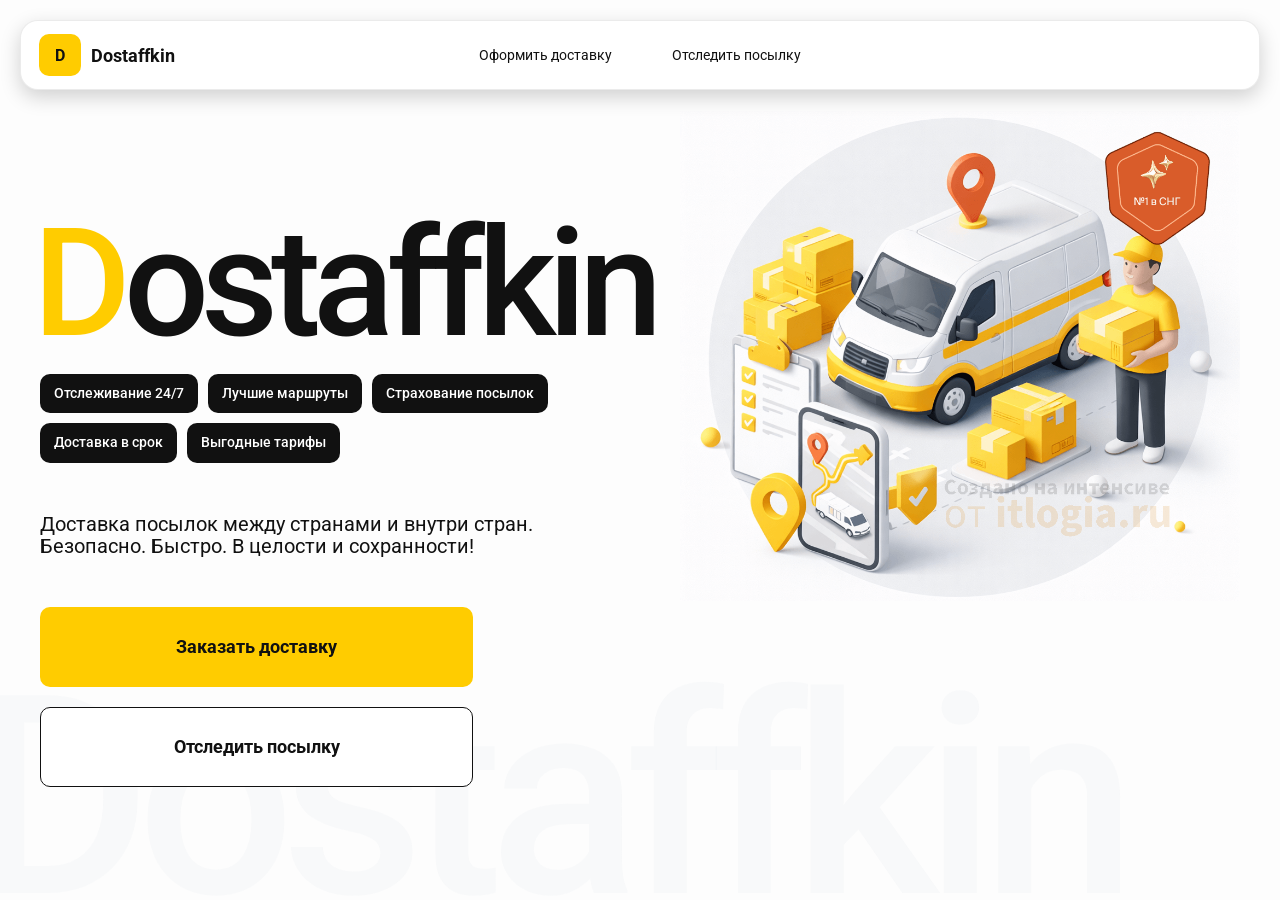
<file: index.html>
<!DOCTYPE html>
<html lang="ru">
<head>
    <meta charset="UTF-8">
    <meta name="viewport" content="width=device-width,initial-scale=1,maximum-scale=1,user-scalable=0"/>
    <title>Dostaffkin — Доставка посылок между странами и внутри стран. Безопасно. Быстро. В целости и сохранности!</title>
    <link rel="stylesheet" href="styles/base.css">
    <link rel="stylesheet" href="styles/base_adaptive.css">
    <link rel="stylesheet" href="styles/index.css">
    <link rel="stylesheet" href="styles/index_adaptive.css">
</head>
<body>
    <div class="container">
        <header class="header">
            <a class="header-brand" href="#">
                <div class="header-logo">D</div>
                <div class="header-title">Dostaffkin</div>
            </a>
            <nav class="header-menu">
                <a class="header-link" href="./order.html">Оформить <span>доставку</span></a>
                <a class="header-link" href="./track.html">Отследить <span>посылку</span></a>
            </nav>
        </header>
        <main class="main">
            <section class="main-info">
                <div class="main-title">
                    <span>D</span>ostaffkin
                </div>
                <div class="main-features">
                    <div class="main-feature">Отслеживание 24/7</div>
                    <div class="main-feature">Лучшие маршруты</div>
                    <div class="main-feature">Страхование посылок</div>
                    <div class="main-feature">Доставка в срок</div>
                    <div class="main-feature">Выгодные тарифы</div>
                </div>
                <div class="main-description">
                    Доставка посылок между странами и внутри стран.
                    Безопасно. Быстро. В целости и сохранности!
                </div>
                <div class="main-actions">
                    <a class="button" type="button" href="./order.html">Заказать доставку</a>
                    <a class="button button-white" type="button" href="./track.html">Отследить посылку</a>
                </div>
                <div class="main-title-ghost">Dostaffkin</div>
            </section>
            <section class="main-image">
                <img src="images/main-image 1.png" alt="Main image"/>
            </section>
        </main>
    </div>
</body>
</html>
</file>
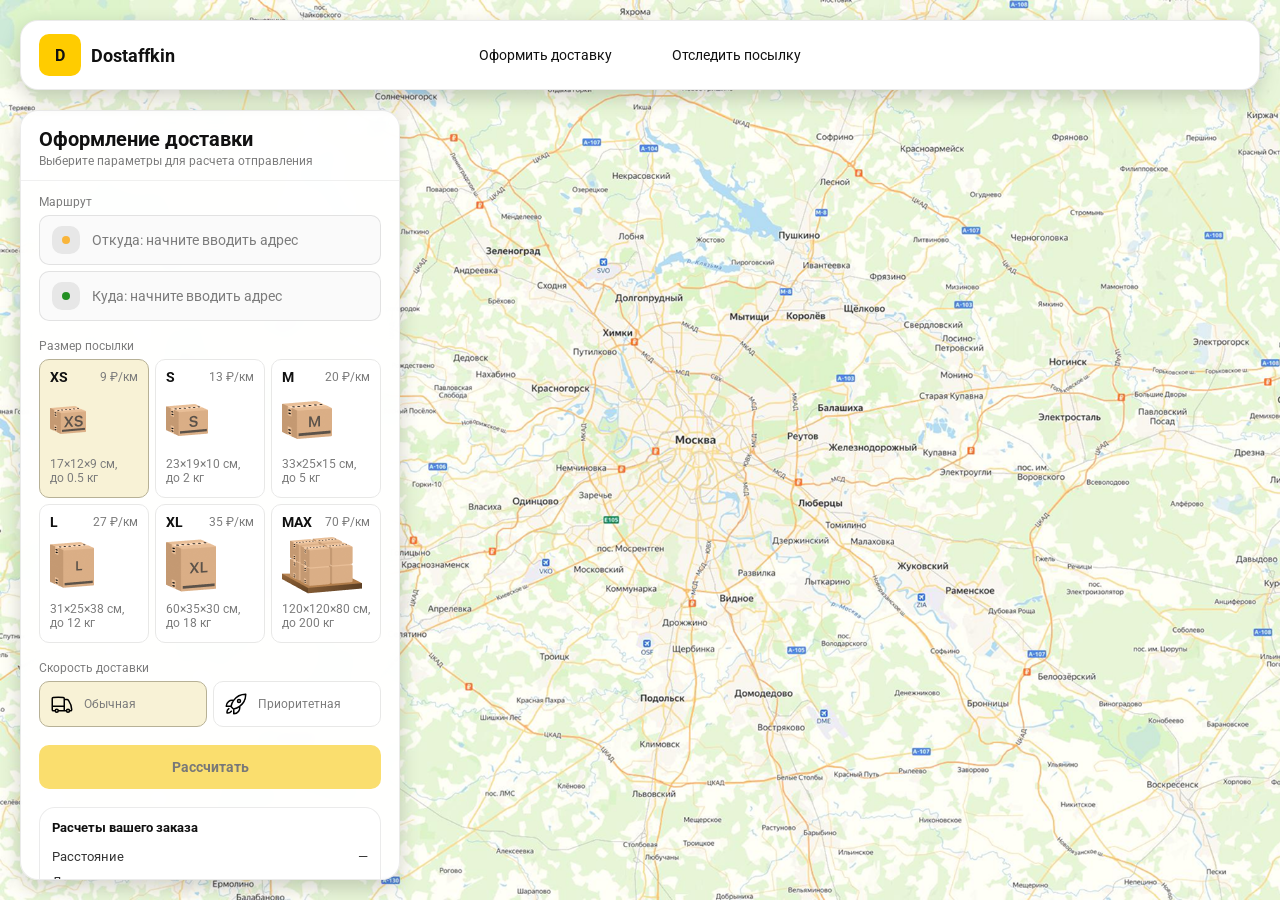
<file: order.html>
<!doctype html>
<html lang="ru">
<head>
    <meta charset="utf-8"/>
    <meta name="viewport" content="width=device-width,initial-scale=1,maximum-scale=1,user-scalable=0"/>
    <title>Оформление доставки</title>

    <link rel="stylesheet" href="styles/base.css"/>
    <link rel="stylesheet" href="styles/base_adaptive.css"/>

    <link rel="stylesheet" href="styles/order.css"/>
    <link rel="stylesheet" href="styles/order_adaptive.css"/>
</head>
<body>
    <div id="map"></div>

    <header class="header">
        <a class="header-brand" href="./index.html">
            <div class="header-logo">D</div>
            <div class="header-title">Dostaffkin</div>
        </a>
        <nav class="header-menu">
            <a class="header-link" href="#">Оформить <span>доставку</span></a>
            <a class="header-link" href="./track.html">Отследить <span>посылку</span></a>
        </nav>
    </header>
    <aside class="main" id="sidebar">
        <div class="main-header">
            <div class="main-title">Оформление доставки</div>
            <div class="main-text">Выберите параметры для расчета отправления</div>
        </div>
        <div class="main-content">
            <div class="main-route">
                <div class="main-block-title">Маршрут</div>
                <div class="main-fields">
                    <div class="main-field" id="fromField">
                        <div class="main-pin"></div>
                        <input id="from" placeholder="Откуда: начните вводить адрес" autocomplete="off"/>
                        <div class="main-ac" id="fromAc" role="listbox" aria-label="Подсказки адресов"></div>
                    </div>

                    <div class="main-field" id="toField">
                        <div class="main-pin"></div>
                        <input id="to" placeholder="Куда: начните вводить адрес" autocomplete="off"/>
                        <div class="main-ac" id="toAc" role="listbox" aria-label="Подсказки адресов"></div>
                    </div>
                </div>
            </div>
            <div class="main-package">
                <div class="main-block-title">Размер посылки</div>

                <div class="main-sizes">
                    <div class="main-size-card is-active" data-value="xs">
                        <div class="main-size-top">
                            <div class="main-size-label">XS</div>
                            <div class="main-size-rate">9 ₽/км</div>
                        </div>
                        <div class="main-size-media">
                            <img src="images/sizes/xs.png" alt="Короб XS"/>
                        </div>
                        <div class="main-size-description">17×12×9 см,<br>до 0.5 кг</div>
                    </div>

                    <div class="main-size-card" data-value="s">
                        <div class="main-size-top">
                            <div class="main-size-label">S</div>
                            <div class="main-size-rate">13 ₽/км</div>
                        </div>
                        <div class="main-size-media">
                            <img src="images/sizes/s.png" alt="Короб S"/>
                        </div>
                        <div class="main-size-description">23×19×10 см,<br>до 2 кг</div>
                    </div>

                    <div class="main-size-card" data-value="m">
                        <div class="main-size-top">
                            <div class="main-size-label">M</div>
                            <div class="main-size-rate">20 ₽/км</div>
                        </div>
                        <div class="main-size-media">
                            <img src="images/sizes/m.png" alt="Короб M"/>
                        </div>
                        <div class="main-size-description">33×25×15 см,<br>до 5 кг</div>
                    </div>

                    <div class="main-size-card" data-value="l">
                        <div class="main-size-top">
                            <div class="main-size-label">L</div>
                            <div class="main-size-rate">27 ₽/км</div>
                        </div>
                        <div class="main-size-media">
                            <img src="images/sizes/l.png" alt="Короб L"/>
                        </div>
                        <div class="main-size-description">31×25×38 см,<br>до 12 кг</div>
                    </div>

                    <div class="main-size-card" data-value="xl">
                        <div class="main-size-top">
                            <div class="main-size-label">XL</div>
                            <div class="main-size-rate">35 ₽/км</div>
                        </div>
                        <div class="main-size-media">
                            <img src="images/sizes/xl.png" alt="Короб XL"/>
                        </div>
                        <div class="main-size-description">60×35×30 см,<br>до 18 кг</div>
                    </div>

                    <div class="main-size-card" data-value="max">
                        <div class="main-size-top">
                            <div class="main-size-label">MAX</div>
                            <div class="main-size-rate">70 ₽/км</div>
                        </div>
                        <div class="main-size-media main-size-media-palleta">
                            <img src="images/sizes/max.png" alt="Паллета"/>
                        </div>
                        <div class="main-size-description">120×120×80 см,<br>до 200 кг</div>
                    </div>
                </div>
            </div>
            <div class="main-speed">
                <div class="main-block-title">Скорость доставки</div>

                <div class="main-speeds">
                    <div class="main-speed-card is-active" data-value="regular">
                        <img class="main-speed-media" src="images/icons/regular.svg" alt="Regular"/>
                        <div class="main-speed-description">Обычная</div>
                    </div>
                    <div class="main-speed-card" data-value="fast">
                        <img class="main-speed-media" src="images/icons/fast.svg" alt="Fast"/>
                        <div class="main-speed-description">Приоритетная</div>
                    </div>

                </div>
            </div>
            <div class="main-calculate-block">
                <button id="calc" class="button calculate-button" type="button" disabled>Рассчитать</button>
            </div>
            <div class="main-result" id="result">
                <div class="main-result-title">Расчеты вашего заказа</div>
                <div class="main-result-lines">
                    <div class="main-result-line"><span>Расстояние</span><span id="distanceValue">—</span></div>
                    <div class="main-result-line"><span>Доставим через</span><span id="durationValue">—</span></div>
                    <div class="main-result-line"><span>Тариф</span><span id="rateValue">—</span></div>
                </div>
                <div class="main-price">
                    <div class="main-price-label">Итого</div>
                    <div class="main-price-value" id="totalValue">—</div>
                </div>
            </div>
            <div class="main-order-box">
                <div class="main-order-form" id="orderForm">
                    <div class="main-order-title">Оформление доставки</div>
                    <div class="main-block-info-row">
                        <div class="main-block-title">Контакты</div>
                        <div class="order-fields">
                            <div class="main-field">
                                <input id="customerName" placeholder="Ваше имя" autocomplete="off"/>
                            </div>
                            <div class="main-field">
                                <input id="customerPhone" placeholder="Ваш телефон" autocomplete="off" inputmode="tel"/>
                            </div>
                        </div>
                    </div>
                    <div class="main-block-info-row extra-info">
                        <div class="main-block-title">Дополнительная информация</div>
                        <div class="main-field textarea">
                            <textarea id="comment" placeholder="Детали доставки и комментарии"></textarea>
                        </div>
                    </div>
                    <button id="submit" class="button main-submit-request" type="button" disabled>Отправить
                        заявку
                    </button>
                </div>

                <div class="main-order-success" id="orderSuccess">
                    <div class="main-success-icon">✓</div>
                    <div class="main-success-title">Заявка отправлена!</div>
                    <div class="main-success-title">Номер отправления – <span id="orderId"></span></div>
                    <div class="main-success-subtitle">Мы скоро свяжемся с вами</div>
                </div>
            </div>
        </div>
    </aside>
</body>
</html>
</file>
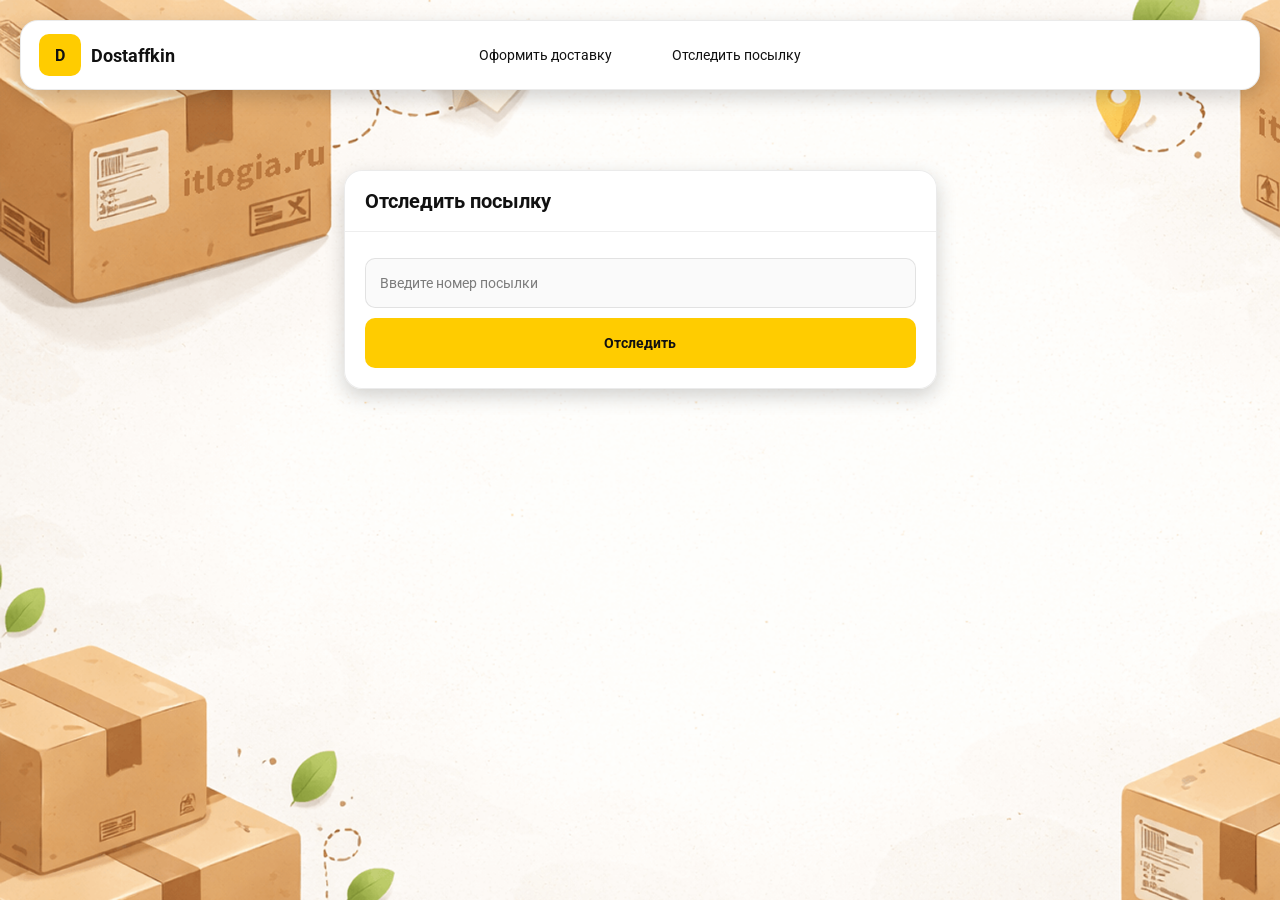
<file: track.html>
<!doctype html>
<html lang="ru">
<head>
    <meta charset="utf-8"/>
    <meta name="viewport" content="width=device-width,initial-scale=1,maximum-scale=1,user-scalable=0"/>
    <title>Отследить посылку</title>
    <link rel="stylesheet" href="styles/base.css"/>
    <link rel="stylesheet" href="styles/base_adaptive.css"/>

    <link rel="stylesheet" href="styles/track.css"/>
    <link rel="stylesheet" href="styles/track_adaptive.css"/>
</head>
<body>
    <div class="container">
        <header class="header">
            <a class="header-brand" href="./index.html">
                <div class="header-logo">D</div>
                <div class="header-title">Dostaffkin</div>
            </a>
            <nav class="header-menu">
                <a class="header-link" href="./order.html">Оформить <span>доставку</span></a>
                <a class="header-link" href="#">Отследить <span>посылку</span></a>
            </nav>
        </header>
        <main class="track-content">
            <section class="track-card track-search">
                <div class="track-title">Отследить посылку</div>
                <div class="track-action">
                    <div class="main-field track-field">
                        <input id="trackNumber" placeholder="Введите номер посылки" autocomplete="off"/>
                    </div>
                    <button id="trackButton" class="button track-button" type="button">Отследить</button>
                </div>
            </section>
            <section class="track-card track-result" id="trackResult">
                <div class="track-result-header">
                    <div class="track-id" id="trackIdValue"></div>
                    <div class="track-routes">
                        <div class="track-route">
                            <div class="track-route-pin">
                                <svg xmlns="http://www.w3.org/2000/svg" fill="none" viewBox="0 0 24 24" stroke-width="1.5"
                                    stroke="orange" class="size-6">
                                    <path stroke-linecap="round" stroke-linejoin="round"
                                        d="M15 10.5a3 3 0 1 1-6 0 3 3 0 0 1 6 0Z"/>
                                    <path stroke-linecap="round" stroke-linejoin="round"
                                        d="M19.5 10.5c0 7.142-7.5 11.25-7.5 11.25S4.5 17.642 4.5 10.5a7.5 7.5 0 1 1 15 0Z"/>
                                </svg>
                            </div>
                            <div class="track-route-address" id="trackFromValue">
                                Откуда: Москва, улица Арбат, 1
                            </div>
                        </div>
                        <div class="track-route track-route-arrow">
                            <svg xmlns="http://www.w3.org/2000/svg" fill="none" viewBox="0 0 24 24" stroke-width="1.5"
                                stroke="currentColor" class="size-6">
                                <path stroke-linecap="round" stroke-linejoin="round"
                                    d="M19.5 13.5 12 21m0 0-7.5-7.5M12 21V3"/>
                            </svg>
                        </div>
                        <div class="track-route">
                            <div class="track-route-pin">
                                <svg xmlns="http://www.w3.org/2000/svg" fill="none" viewBox="0 0 24 24" stroke-width="1.5"
                                    stroke="green" class="size-6">
                                    <path stroke-linecap="round" stroke-linejoin="round"
                                        d="M15 10.5a3 3 0 1 1-6 0 3 3 0 0 1 6 0Z"/>
                                    <path stroke-linecap="round" stroke-linejoin="round"
                                        d="M19.5 10.5c0 7.142-7.5 11.25-7.5 11.25S4.5 17.642 4.5 10.5a7.5 7.5 0 1 1 15 0Z"/>
                                </svg>
                            </div>
                            <div class="track-route-address" id="trackToValue">
                                Куда: Минск, проспект Независимости, 58
                            </div>
                        </div>
                    </div>
                </div>
                <div class="track-info">
                    <div class="track-status-title">Статус данной посылки:</div>
                    <div class="track-status-list" id="trackStatusList">


                        <div class="track-status created">
                            <img src="images/icons/created.svg" class="track-status-icon" alt="Created">
                            <div class="track-status-text">
                                <div class="track-status-text-state">Создан</div>
                                <div class="track-status-text-date">10.01.2026</div>
                            </div>
                        </div>

                        <div class="track-status in-way">
                            <img src="images/icons/in-way.svg" class="track-status-icon" alt="In way">
                            <div class="track-status-text">
                                <div class="track-status-text-state">В пути: Москва</div>
                                <div class="track-status-text-date">18.01.2026</div>
                            </div>
                        </div>

                        <div class="track-status ready">
                            <img src="images/icons/ready.svg" class="track-status-icon" alt="Ready">
                            <div class="track-status-text">
                                <div class="track-status-text-state">Готов к выдаче</div>
                                <div class="track-status-text-date">25.01.2026</div>
                            </div>
                        </div>

                        <div class="track-status done">
                            <img src="images/icons/done.svg" class="track-status-icon" alt="Done">
                            <div class="track-status-text">
                                <div class="track-status-text-state">Вручен</div>
                                <div class="track-status-text-date">27.01.2026</div>
                            </div>
                        </div>

                    </div>
                </div>
            </section>
        </main>
    </div>
</body>
</html>
</file>
<file: styles/base.css>
*, *::before, *::after {
    box-sizing: border-box;
}

@font-face {
    font-family: "Roboto";
    src: url("../fonts/Roboto-Regular.ttf");
    font-weight: normal;
}

@font-face {
    font-family: "Roboto";
    src: url("../fonts/Roboto-Bold.ttf");
    font-weight: bold;
}

@font-face {
    font-family: "Roboto";
    src: url("../fonts/Roboto-Medium.ttf");
    font-weight: 500;
}

html, body {
    margin: 0;
    color: #111111;
    font-family: "Roboto", sans-serif;
}

body {
    background: #FDFDFD;
}

.header {
    border-radius: 18px;
    box-shadow: 0 7px 20px 0 #0000002E;
    backdrop-filter: blur(10px);
    background: #ffffff;
    left: 20px;
    border: 1px solid rgba(0, 0, 0, 0.08);
    position: fixed;
    right: 20px;
    top: 20px;
    padding: 14px 18px;
    height: 70px;
    display: flex;
    align-items: center;
    z-index: 6;
}

.header-brand {
    display: flex;
    align-items: center;
    text-decoration: none;
    gap: 10px;
}

.header-logo {
    width: 42px;
    height: 42px;
    border-radius: 10px;
    background: #FFCC00;
    display: grid;
    place-items: center;
    font-weight: bold;
    color: #111;
}

.header-title {
    font-size: 18px;
    font-weight: bold;
    color: #111111;
    text-decoration: none;
}

.header-menu {
    display: flex;
    align-items: center;
    gap: 60px;
    margin: 0;
    position: absolute;
    left: 50%;
    transform: translateX(-50%);
}

.header-link {
    font-size: 14px;
    color: #111111;
    text-decoration: none;
}

.button {
    border: 0;
    outline: none;
    height: 44px;
    border-radius: 10px;
    font-size: 14px;
    font-weight: bold;
    cursor: pointer;
    font-family: inherit;
    transition: transform .08s ease, opacity .12s ease;
    background: #ffcc00;
    color: #111111;
    text-align: center;
    text-decoration: none;
}

.button:hover {
    background-color: #E5BC19;
}

.button:disabled {
    cursor: not-allowed;
    background-color: #FADE6E;
    color: #787878;
    transform: none;
}

.button.button-white {
    background: #ffffff;
    border: 1px solid #111111;
}

.button.button-white:hover {
    background: rgb(241 241 241);
}
.main-field {
    display: flex;
    align-items: center;
    margin-top: 6px;
    gap: 10px;
    border: 1px solid #1111111A;
    background: #FAFAFA;
    border-radius: 10px;
    padding: 10px 12px;
    position: relative;
    box-sizing: border-box;
    height: 50px;
}

.main-field.textarea {
    height: auto;
}

.main-pin {
    width: 28px;
    height: 28px;
    border-radius: 10px;
    background: rgba(17, 17, 17, 0.08);
    display: grid;
    place-items: center;
    flex: 0 0 auto;
    position: relative;
}

.main-pin::before {
    content: "";
    width: 8px;
    height: 8px;
    border-radius: 999px;
    background: orange;
    opacity: .75;
    display: block;
}

.main-field:last-child .main-pin::before {
    background: green;
    opacity: .85;
}

input, textarea {
    width: 100%;
    border: 0;
    outline: none;
    background: transparent;
    font-size: 14px;
    color: #111111;
    font-family: inherit;
}

textarea {
    resize: vertical;
    min-height: 72px;
    padding: 2px 0;
}

input::placeholder, textarea::placeholder {
    color: #7C7C7C;
}

.main-field:focus-within {
    border-color: rgba(0, 0, 0, 0.20);
    box-shadow: 0 0 0 4px rgba(255, 204, 0, 0.35);
    background: rgba(255, 255, 255, 0.75);
}
</file>
<file: styles/base_adaptive.css>
@media (max-width: 767px) {
    .header {
        left: 10px;
        right: 10px;
        top: 10px;
    }

    .header-link span {
        display: none;
    }

    .header-menu {
        gap: 20px;
        justify-content: flex-start;
        margin: 0 0 0 30px;
        position: static;
        transform: none;
    }
}

@media (max-width: 420px) {
    .header-title {
        display: none;
    }
}

@media (max-width: 374px) {
    .header-menu {
        gap: 10px;
        margin: 0 0 0 10px;
    }
}
</file>
<file: styles/index.css>
.container {
    overflow: hidden;
    min-height: 100vh;
}

.main {
    padding: 111px 40px 40px;
    position: relative;
    display: flex;
}

.main-info {
    max-width: 840px;
    width: 100%;
    position: relative;
}

.main-title {
    margin-top: 98px;
    font-weight: 500;
    font-size: 200px;
    line-height: 1;
    letter-spacing: -0.05em;
    color: #111111;
    left: -15px;
    position: relative;
}

.main-title span {
    color: #ffcc00;
}

.main-features {
    margin-top: 15px;
    display: flex;
    flex-wrap: wrap;
    gap: 10px;
}

.main-feature {
    background: #111111;
    color: #ffffff;
    padding: 12px 14px;
    font-weight: 500;
    font-size: 14px;
    line-height: 1.1;
    border-radius: 10px;
}

.main-description {
    margin-top: 50px;
    max-width: 500px;
    font-size: 20px;
    line-height: 1.1;
    color: #111111;
}

.main-actions {
    margin-top: 50px;
    display: flex;
    flex-direction: column;
    gap: 20px;
}

.main-actions .button {
    height: 80px;
    width: 433px;
    font-size: 18px;
    font-weight: bold;
    place-items: center;
    display: grid;
}

.main-title-ghost {
    position: absolute;
    z-index: -1;
    left: -70px;
    bottom: -150px;
    font-weight: 500;
    font-size: 278px;
    line-height: 1;
    letter-spacing: -0.05em;
    color: #ECEDF04D;
}

.main-image {
    width: 1024px;
    top: 100px;
    z-index: -2;
}

.main-image img {
    width: 100%;
    max-width: 1024px;
    height: auto;
    display: block;
}
</file>
<file: styles/index_adaptive.css>
@media (max-width: 1760px) {
    .main-title {
        font-size: 150px;
        left: -7px;
    }

    .main-info {
        max-width: 640px;
    }
}

@media (max-width: 1200px) {
    .main-info {
        max-width: 540px;
    }

    .main {
        padding: 111px 20px 20px;
    }

    .main-title {
        font-size: 120px;
        left: -4px;
    }

    .main-title-ghost {
        font-size: 220px;
    }
}

@media (max-width: 1024px) {
    .main-title {
        margin-top: 30px;
    }

    .main {
        flex-direction: column-reverse;
    }

    .main-image {
        max-width: 350px;
        position: absolute;
        left: 370px;
        top: 370px;
    }

    .main-info {
        max-width: 100%;
    }

    .main-actions {
        gap: 10px;
    }

    .main-actions .button {
        height: 50px;
        font-size: 14px;
        width: auto;
        max-width: 300px;
    }

    .main-description {
        max-width: 350px;
    }
}

@media (max-width: 570px) {
    .main-title {
        font-size: 88px;
    }

    .main-description {
        max-width: 100%
    }

    .main-actions {
        width: 100%;
    }

    .main-actions .button {
        width: 100%;
        max-width: 100%
    }

    .main-image {
        max-width: 650px;
        position: absolute;
        left: 170px;
        top: 70px;
        opacity: 0.2;
    }
}

@media (max-width: 400px) {
    .main-title {
        font-size: 70px;
    }
}
</file>
<file: styles/order.css>
#map {
    background-image: url("../images/order-bg.png");
    background-size: cover;
    position: fixed;
    inset: 0;
}
.main {
    border-radius: 18px;
    box-shadow: 0 7px 20px 0 #0000002E;
    backdrop-filter: blur(10px);
    background: rgba(255, 255, 255, 0.96);
    left: 20px;
    border: 1px solid rgba(0, 0, 0, 0.08);
    position: fixed;
    top: 110px;
    bottom: 20px;
    width: 380px;
    display: flex;
    flex-direction: column;
    overflow: hidden;
    z-index: 5;
}
.main-header {
    padding: 18px 18px 12px 18px;
    border-bottom: 1px solid rgba(0, 0, 0, 0.06);
    display: flex;
    flex-direction: column;
}

.main-title {
    font-size: 20px;
    line-height: 100%;
    font-weight: bold;
}

.main-text {
    font-size: 12px;
    margin-top: 5px;
    color: #7C7C7C;
}
.main-content {
    padding: 14px 18px 18px 18px;
    overflow: auto;
    scrollbar-width: none;
    display: flex;
    flex-direction: column;
    gap: 18px;
    flex: 1;
}
.main-block-title {
    font-size: 12px;
    color: #7C7C7C;
}

.main-route .main-block-title,
.main-package .main-block-title {
    margin-bottom: 6px;
}
.main-sizes {
    display: grid;
    gap: 6px;
    grid-template-columns: repeat(3, 1fr);
}

.main-size-card {
    border: 1px solid #E8E8E7;
    background: #FFFFFF;
    border-radius: 10px;
    padding: 10px;
    cursor: pointer;
    user-select: none;
    transition: transform .08s ease, border-color .12s ease, background .12s ease;
    min-height: 139px;
}

.main-size-card:hover {
    transform: translateY(-5px);
}

.main-size-card.is-active {
    background-color: #F8F2D6;
    border-color: #B7B196;
}

.main-size-top {
    display: flex;
    align-items: center;
    justify-content: space-between;
}

.main-size-label {
    font-weight: bold;
    font-size: 14px;
    color: #111111;
    line-height: 100%;
}

.main-size-rate {
    font-size: 12px;
    color: #7C7C7C;
    line-height: 100%;
}

.main-size-media {
    margin-top: 8px;
    height: 57px;
}

.main-size-description {
    margin-top: 8px;
    font-size: 12px;
    color: #7C7C7C;
    line-height: 1.2;
}
.calculate-button {
    width: 100%;
}
.main-result {
    border: 1px solid rgba(0, 0, 0, 0.08);
    background: rgba(255, 255, 255, 0.75);
    border-radius: 16px;
    padding: 12px;
    line-height: 1.25;
}

.main-result-title {
    font-weight: bold;
    font-size: 13px;
    color: #111111;
    margin-bottom: 13px;
}

.main-result-lines {
    gap: 8px;
    display: flex;
    flex-direction: column;
}

.main-result-line {
    font-size: 13px;
    color: rgba(17, 17, 17, 0.85);
    display: flex;
    justify-content: space-between;
}

.main-price {
    margin-top: 18px;
    padding-top: 10px;
    border-top: 1px dashed rgba(0, 0, 0, 0.12);
    display: flex;
    align-items: baseline;
    justify-content: space-between;
}

.main-price-label {
    font-size: 12px;
    color: rgba(17, 17, 17, 0.55);
}

.main-price-value {
    font-size: 20px;
    font-weight: bold;
    color: #111111;
    letter-spacing: -0.3px;
}
.main-order-box {
    background: #ffffff;
    border: 1px solid #E8E8E7;
    border-radius: 10px;
    padding: 12px;
}

.main-order-title {
    margin-bottom: 8px;
    font-weight: bold;
    font-size: 14px;
    color: #111111;
}

.main-block-info {
    display: flex;
    flex-direction: column;
    gap: 6px;
}

.order-fields {
    display: grid;
    grid-template-columns: 1fr 1fr;
    column-gap: 10px;
    margin-top: 6px;
}

.main-block-info-row.extra-info {
    display: block;
    margin-top: 13px;
}

.main-submit-request {
    width: 100%;
    margin-top: 6px;
}

.main-order-success {
    display: none;
    text-align: center;
    padding: 22px 12px;
    gap: 12px;
}

.main-order-success.is-visible {
    display: flex;
    flex-direction: column;
    align-items: center;
}

.main-success-icon {
    width: 56px;
    height: 56px;
    border-radius: 50%;
    background: #16a34a;
    color: #ffffff;
    display: grid;
    place-items: center;
    font-size: 30px;
}

.main-success-title {
    font-size: 14px;
    font-weight: bold;
    color: #111111;
}

.main-success-subtitle {
    font-size: 12px;
    color: rgba(17, 17, 17, 0.55);
    line-height: 1.3;
}
.main-speed .main-block-title {
    margin-bottom: 6px;
}

.main-speeds {
    display: grid;
    gap: 6px;
    grid-template-columns: repeat(2, 1fr);
}

.main-speed-card {
    border: 1px solid #E8E8E7;
    background: #FFFFFF;
    border-radius: 10px;
    padding: 10px;
    cursor: pointer;
    user-select: none;
    transition: transform .08s ease, border-color .12s ease, background .12s ease;
    display: flex;
    align-items: center;
    gap: 10px;
}

.main-speed-card:hover {
    transform: translateY(-1px);
}

.main-speed-card.is-active {
    background-color: #F8F2D6;
    border-color: #B7B196;
}

.main-speed-description {
    font-size: 12px;
    color: #7C7C7C;
    line-height: 1.2;
}
</file>
<file: styles/order_adaptive.css>
@media (max-width: 767px) {
    .main {
        left: 10px;
        right: 10px;
        top: 50%;
        bottom: 12px;
        width: auto;
        max-width: none;
    }
}

@media (max-width: 420px) {
    .main-sizes {
        grid-template-columns: repeat(2, 1fr);
    }
}
</file>
<file: styles/track.css>
.container {
    background: #F4F4F4 url("../images/track-bg.png");
    background-size: cover;
    min-height: 100vh;
    padding: 170px 0 50px 0;
}
.track-content {
    width: 593px;
    margin: 0 auto;
}
.track-card {
    width: 100%;
    border-radius: 18px;
    box-shadow: 0 7px 20px 0 #0000002E;
    backdrop-filter: blur(10px);
    background: rgba(255, 255, 255, 0.96);
    border: 1px solid rgba(0, 0, 0, 0.08);
}

.track-title {
    font-size: 20px;
    line-height: 100%;
    font-weight: bold;
    border-bottom: 1px solid #EEEEEE;
    padding: 20px;
}

.track-action {
    padding: 20px;
}

.track-button {
    width: 100%;
    height: 50px;
}

.track-field {
    margin-bottom: 10px;
}
.track-result {
    margin-top: 5px;
    display: none;
}

.track-result.is-visible {
    display: block;
}

.track-result-header {
    font-weight: bold;
    font-size: 14px;
    color: #111111;
    padding: 20px;
    border-bottom: 1px solid #EEEEEE;
}

.track-id {
    margin-bottom: 12px;
    font-size: 20px;
}

.track-routes {
    display: flex;
    flex-direction: column;
    gap: 10px;
    font-weight: normal;
}

.track-route {
    display: flex;
    align-items: center;
    gap: 10px;
}

.track-route-pin {
    width: 24px;
    height: 24px;
    flex-shrink: 0;
}

.track-route-arrow {
    padding: 15px 0;
    width: 24px;
    height: 24px;
}

.track-info {
    padding: 20px;
}

.track-status {
    display: flex;
    align-items: center;
    font-size: 12px;
    gap: 10px;
}

.track-status-title {
    font-size: 14px;
    color: #111111;
    margin-bottom: 20px;
}

.track-status-list {
    display: flex;
    flex-direction: column;
    gap: 15px;
}

.track-status-icon {
    width: 40px;
    height: 40px;
    border-radius: 50%;
    background: rgba(17, 17, 17, 0.08);
    display: grid;
    place-items: center;
    flex: 0 0 auto;
}

.track-status.created .track-status-icon {
    background-color: #F1CB00;
}

.track-status.in-way .track-status-icon {
    background-color: #F08A11;
}

.track-status.ready .track-status-icon {
    background-color: #A35D0A;
}

.track-status.done .track-status-icon {
    background-color: #37C93B;
}

.track-status-text {
    display: flex;
    align-items: center;
    justify-content: space-between;
    color: #111111;
    font-size: 12px;
    flex: 1;
}

.track-status-date {
    color: rgba(17, 17, 17, 0.55);
}
</file>
<file: styles/track_adaptive.css>
@media (max-width: 767px) {
    .container {
        padding: 130px 0 50px 0;
    }

    .track-content {
        width: 100%;
        padding-left: 10px;
        padding-right: 10px;
    }

    .track-result-header {
        padding: 20px;
    }
}
</file>
